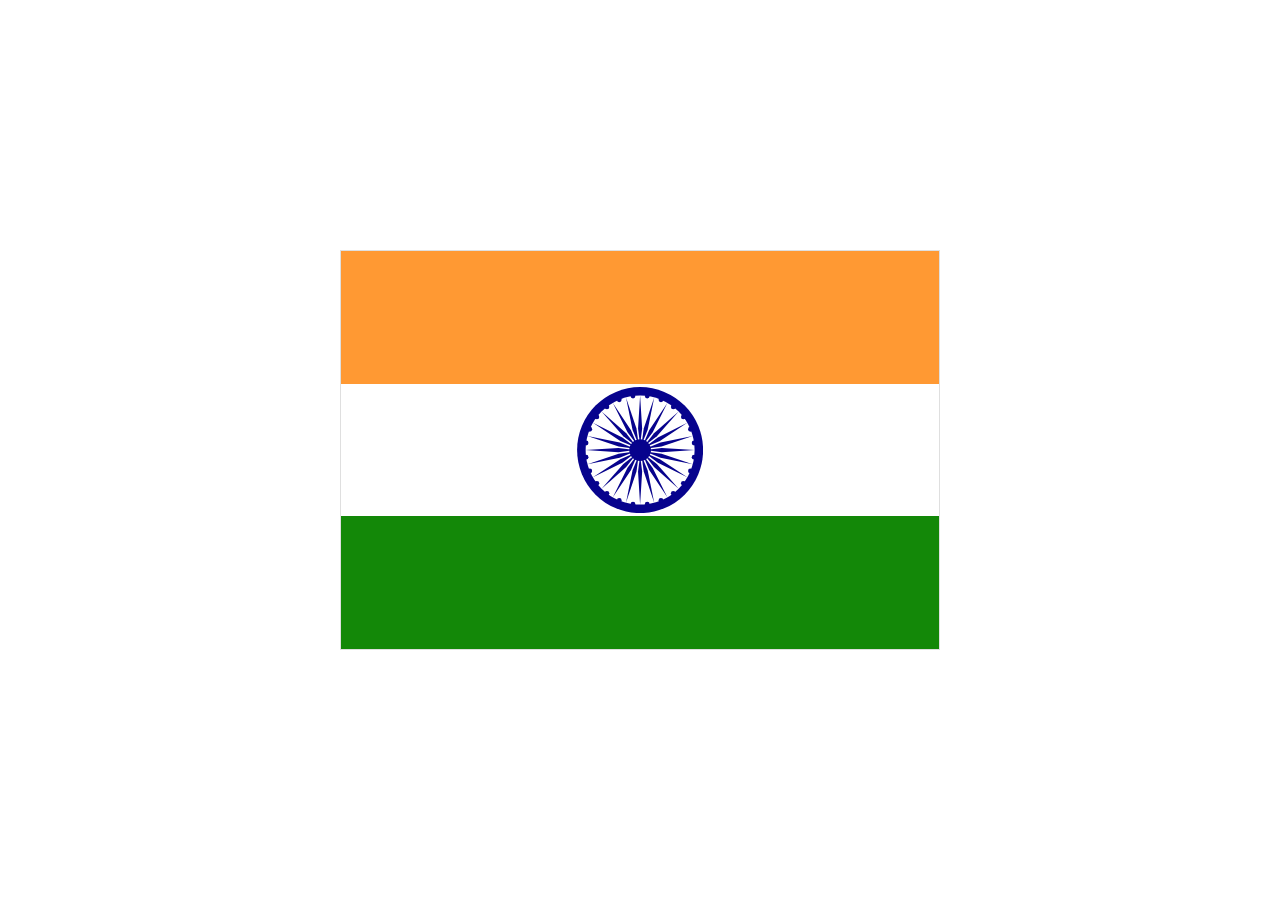
<file: 01-Indian-Flag/index.html>
<!DOCTYPE html>
<html lang="en">
<head>
    <meta charset="UTF-8">
    <meta name="viewport" content="width=device-width, initial-scale=1.0">
    <title>Indian Flag</title>
    <link rel="stylesheet" href="./style.css">
</head>
<body>
    <div class="container">
        <div class="saffron"></div>
        <div class="white">
            <div class="ashoka-chakra"></div>
        </div>
        <div class="green">
        </div>
    </div>
</body>
</html>
</file>
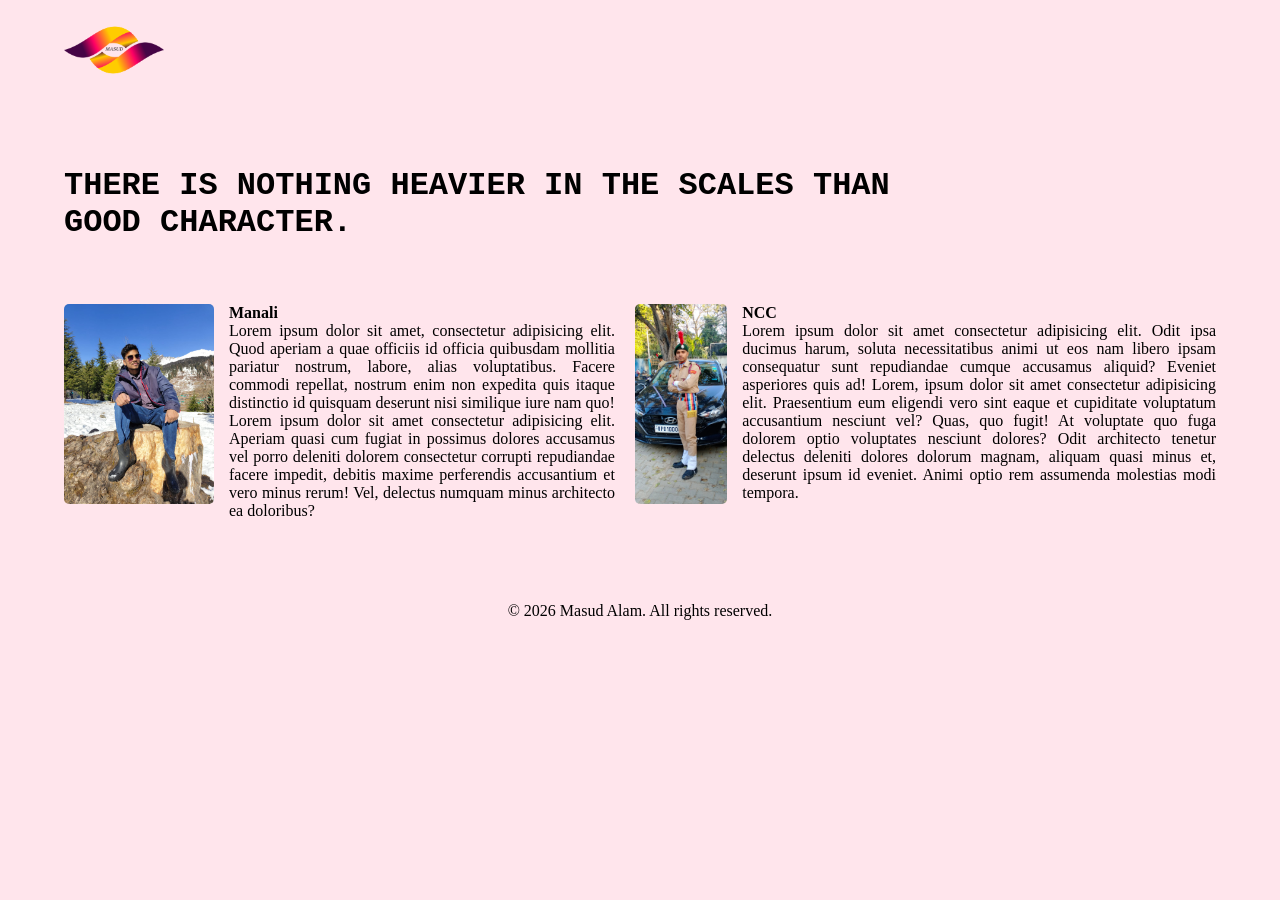
<file: 02-@media-Resp-Web/index.html>
<!DOCTYPE html>
<html lang="en">
<head>
    <meta charset="UTF-8">
    <meta name="viewport" content="width=device-width, initial-scale=1.0">
    <title>@media</title>
    <link rel="stylesheet" href="./style.css">
</head>
<body>
    <div class="container">
        <div class="logo">
            <img src="./img/logo.png" alt="logo image">
        </div>

        <div class="motivational-line">
            <h1>THERE IS NOTHING HEAVIER IN THE SCALES THAN GOOD CHARACTER.</h1>
        </div>
        <main>
            <div class="section">
                <div class="hero-card">
                    <img class="hero-card_image" src="./img/manali.jpg" alt="Masud sitting in showny mountain in Manali 2025.">
                    <p><strong>Manali</strong></p>
                    <p class="hero-card_text">Lorem ipsum dolor sit amet, consectetur adipisicing elit. Quod aperiam a quae officiis id officia quibusdam mollitia pariatur nostrum, labore, alias voluptatibus. Facere commodi repellat, nostrum enim non expedita quis itaque distinctio id quisquam deserunt nisi similique iure nam quo! Lorem ipsum dolor sit amet consectetur adipisicing elit. Aperiam quasi cum fugiat in possimus dolores accusamus vel porro deleniti dolorem consectetur corrupti repudiandae facere impedit, debitis maxime perferendis accusantium et vero minus rerum! Vel, delectus numquam minus architecto ea doloribus?</p>
                </div>
                
                <div class="hero-card">
                    <img class="hero-card_image" src="./img/ncc.jpg" alt="Republic day parade image 2025">
                    <p><strong>NCC</strong></p>
                    <p class="hero-card_text">Lorem ipsum dolor sit amet consectetur adipisicing elit. Odit ipsa ducimus harum, soluta necessitatibus animi ut eos nam libero ipsam consequatur sunt repudiandae cumque accusamus aliquid? Eveniet asperiores quis ad! Lorem, ipsum dolor sit amet consectetur adipisicing elit. Praesentium eum eligendi vero sint eaque et cupiditate voluptatum accusantium nesciunt vel? Quas, quo fugit! At voluptate quo fuga dolorem optio voluptates nesciunt dolores? Odit architecto tenetur delectus deleniti dolores dolorum magnam, aliquam quasi minus et, deserunt ipsum id eveniet. Animi optio rem assumenda molestias modi tempora.</p>
                </div>
            </div>
        </main>

        <footer>
            <div class="footer-text">
                <p>&copy; 2026 Masud Alam. All rights reserved.</p>
            </div>
        </footer>
    </div>
</body>
</html>
</file>
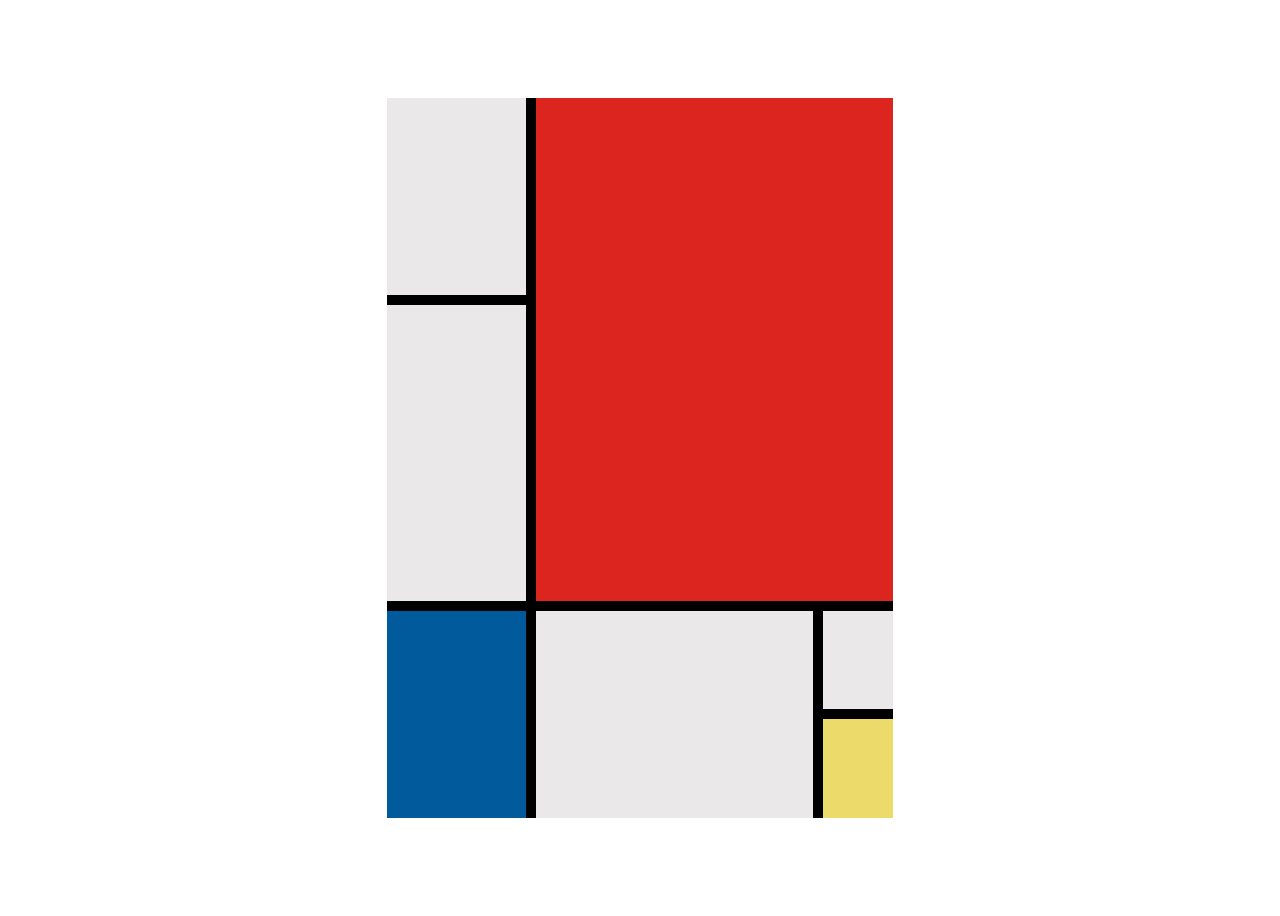
<file: 05-Mondrian/index.html>
<!DOCTYPE html>
<html lang="en">
<head>
    <meta charset="UTF-8">
    <meta name="viewport" content="width=device-width, initial-scale=1.0">
    <title>Mondrain</title>

     <style>
        body {
            height: 100vh;
            display: flex;
            justify-content: center;
            align-items: center;
            
        }
        
        .container {
            width: 40%;
            height: 80vh;
            display: grid;
            grid-template-rows: 1fr 1.5fr 0.5fr 0.5fr;
            grid-template-columns: 1fr 2fr 0.5fr;
            gap: 10px;
            background-color: black;
    
        }
      
        .cards {
            background-color: #EAE8E9;
        }

        #item-2 {
            background-color: #DC251E;
            grid-column: span 2;
            grid-row: span 2;
        }

        #item-4 {
            background-color: #015A9C;
            grid-row: span 2;
        }

        #item-5 {
            grid-row: span 2;
        }

        #item-7 {
            background-color: #ECDA6A;
        }
    </style>


</head>
<body>
    <div class="container"> 
        <div id="item-1" class="cards"></div>
        <div id="item-2" class="cards"></div>
        <div id="item-3" class="cards"></div>
        <div id="item-4" class="cards"></div>
        <div id="item-5" class="cards"></div>
        <div id="item-6" class="cards"></div>
        <div id="item-7" class="cards"></div>
    </div>
</body>
</html>
</file>
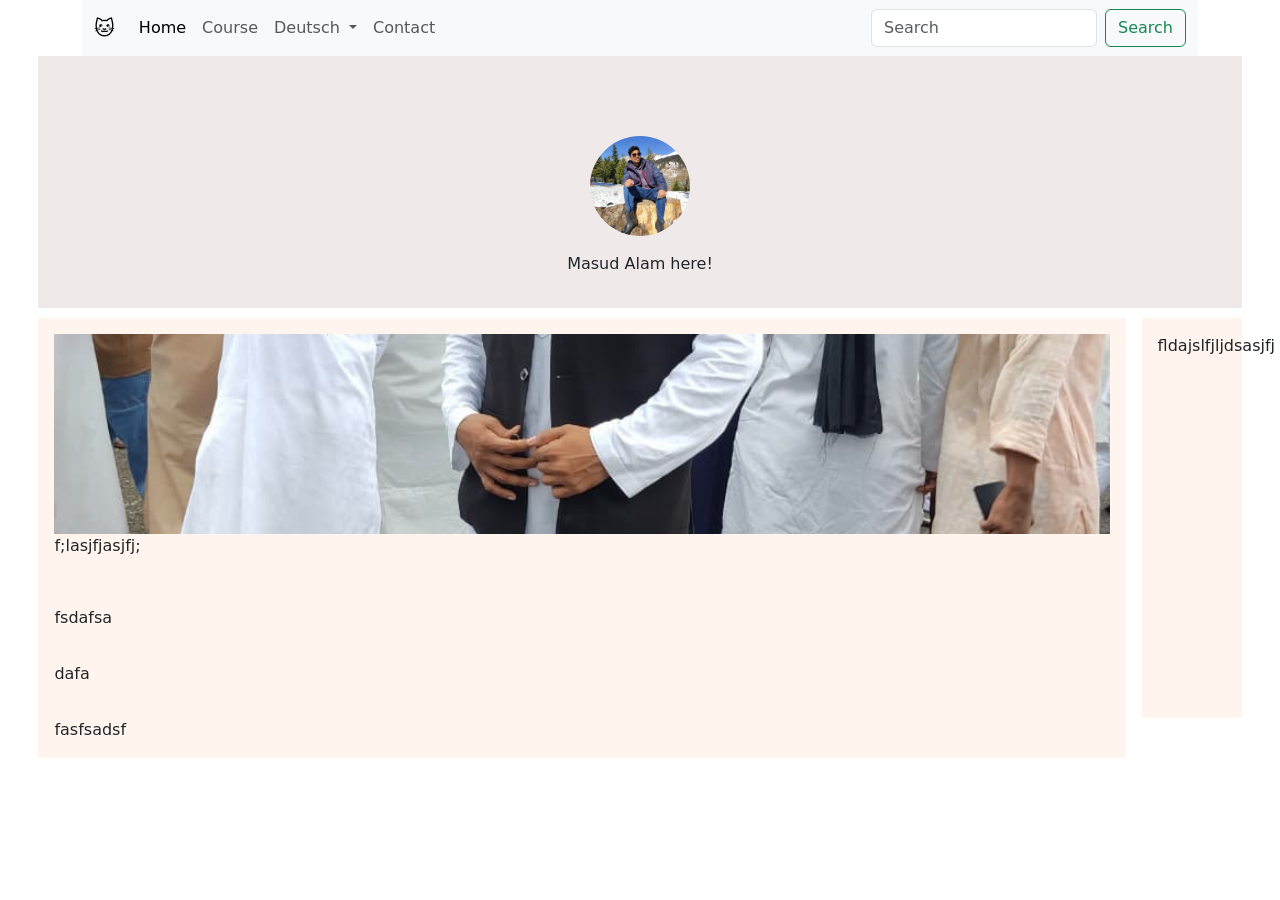
<file: 06-Mobile-First/index.html>
<!DOCTYPE html>
<html lang="en">
<head>
    <meta charset="UTF-8">
    <meta name="viewport" content="width=device-width, initial-scale=1.0">
    <title>Mobile First</title>

    <link rel="stylesheet" href="./style.css">
    <link href="https://cdn.jsdelivr.net/npm/bootstrap@5.3.8/dist/css/bootstrap.min.css" rel="stylesheet" integrity="sha384-sRIl4kxILFvY47J16cr9ZwB07vP4J8+LH7qKQnuqkuIAvNWLzeN8tE5YBujZqJLB" crossorigin="anonymous">

</head>
<body>
    <div class="container">
        <nav class="navbar navbar-expand-lg bg-body-tertiary">
            <div class="container-fluid">
                <a class="navbar-brand" href="#">🐱</a>
                <button class="navbar-toggler" type="button" data-bs-toggle="collapse" data-bs-target="#navbarSupportedContent" aria-controls="navbarSupportedContent" aria-expanded="false" aria-label="Toggle navigation">
                <span class="navbar-toggler-icon"></span>
                </button>
                <div class="collapse navbar-collapse" id="navbarSupportedContent">
                    <ul class="navbar-nav me-auto mb-2 mb-lg-0">
                        <li class="nav-item">
                            <a class="nav-link active" aria-current="page" href="#">Home</a>
                        </li>
                        <li class="nav-item">
                            <a class="nav-link" href="#">Course</a>
                        </li>
                        <li class="nav-item dropdown">
                            <a class="nav-link dropdown-toggle" href="#" role="button" data-bs-toggle="dropdown" aria-expanded="false">
                            Deutsch
                            </a>
                            <ul class="dropdown-menu">
                                <li><a class="dropdown-item" href="#">German A1</a></li>
                                <li><a class="dropdown-item" href="#">german A2</a></li>
                                <li><a class="dropdown-item" href="#">german B1</a></li>
                                <li><a class="dropdown-item" href="#">german B2</a></li>
                                <li><a class="dropdown-item" href="#">german C1</a></li>
                                <li><a class="dropdown-item" href="#">german C2</a></li>
                                <li><hr class="dropdown-divider"></li>
                                <li><a class="dropdown-item" href="#">Something else here</a></li>
                            </ul>
                        </li>
                        <li class="nav-item">
                            <a class="nav-link" href="#">Contact</a>
                        </li>
                    </ul>
                    <form class="d-flex" role="search">
                        <input class="form-control me-2" type="search" placeholder="Search" aria-label="Search"/>
                        <button class="btn btn-outline-success" type="submit">Search</button>
                    </form>
                </div>
            </div>
        </nav>
    </div>


    <header id="header">
        <div class="hero-section">
            
        </div>
        <p>Masud Alam here!</p>
    </header>

    <main id="main">
        <section id="section">
            <div class="img-card">
                <img src="./img/Rabiul Awwal.jpeg" alt="">
                <p>f;lasjfjasjfj;</p>
            </div>
            <div class="img-card">fsdafsa</div>
            <div class="img-card">dafa</div>
            <div class="img-card">fasfsadsf</div>
        </section>

        <aside id="aside">
            <div class="advertisement">fldajslfjljdsasjfj</div>
        </aside>
    </main>


<script src="https://cdn.jsdelivr.net/npm/bootstrap@5.3.8/dist/js/bootstrap.bundle.min.js" integrity="sha384-FKyoEForCGlyvwx9Hj09JcYn3nv7wiPVlz7YYwJrWVcXK/BmnVDxM+D2scQbITxI" crossorigin="anonymous"></script>
</body>
</html>
</file>
<file: 01-Indian-Flag/style.css>
* {
    margin: 0px;
    padding: 0px;
    box-sizing: border-box;
}

body {
    display: flex;
    justify-content: center;
    align-items: center;
    height: 100vh;
}
.container {
    width: 600px;
    height: 400px; 
    border: 1px solid #00000020;
}

.container > div {
    height: 33.33%;
}

.saffron {
    background-color: #FF9933;
}

.white {
    background-color: #FFFFFF;
    display: flex;
    align-items: center;
}

.white > .ashoka-chakra {
    width: 100%;
    height: 95%;
    background-image: url(./img/Ashoka_Chakra.svg);
    background-size: contain;
    background-repeat: no-repeat;
    background-position: center;
}

.green {
    background-color: #138808;
}
</file>
<file: 02-@media-Resp-Web/style.css>
* {
    margin: 0px;
    padding: 0px;
    box-sizing: border-box;
}

body {
    background-color: #ffe5ec;
    display: flex;
    justify-content: center;
    
}

.container {
    width: 90%;
    display: flex;
    flex-direction: column;
    
}

.logo img {
    height: 100px;
}

.motivational-line {
    width: 80%;
    height: 200px;
    display: flex;
    align-items: center;
    font-family: 'Courier New', Courier, monospace;
}

.section {
    display: flex;
    flex-direction: row;
    gap: 20px;
    text-align: justify;
}
.hero-card_image {
    height: 200px;
    border-radius: 5px;
    float: left;
    margin-right: 15px;
}

.footer-text {
    display: flex;
    height: 100px;
    justify-content: center;
    align-items: end;

}

@media (max-width: 440px) {
    body {
        background-color: #ffc2d1;
    }

    .logo img {
        height: 50px;
    }

    .motivational-line {
        width: 90%;
        font-size: 0.6rem;
        font-family: cursive;
    }

    .section {
        flex-direction: column;
    }

    .hero-card {
        display: flex;
        flex-direction: column;
    }

    .hero-card_image {
        height: auto;
    }

}

@media (min-width: 441px) and (max-width: 830px) {
    body {
        background-color: #ffb3c6;
    }
    .logo img {
        height: 70px;
    }

    .motivational-line {
        font-size: 0.8rem;
        font-family: cursive;
        width: 90%;
    }

    .section {
        display: flex;
        flex-direction: column;
    }
}
</file>
<file: 06-Mobile-First/style.css>
:root {
    --primary-color: rgb(240, 233, 233);
}

* {
    margin: 0px;
    padding: 0px;
    box-sizing: border-box;
}
#header {
    width: 94%;
    margin: auto;
    display: flex;
    flex-direction: column;
    justify-content: center;
    align-items: center;
    background-color: var(--primary-color);
}

.hero-section {
    margin-top: 5rem;
    height: 100px;
    width: 100px;
    border-radius: 50%;
    background-image: url(./img/Manali.jpg);
    background-size: cover;
    background-position: center;
    background-repeat: no-repeat;
    
}

#header > p {
    padding: 1rem;
}

#main {
    width: 94%;
    margin: 10px auto;
    display: flex;
    gap: 1rem;
}

#section {
    flex: 1;
}

#aside {
    padding: 1rem;
    width: 100px;
    max-height: 400px;
    background-color: seashell;
    
}

.img-card {
    padding: 1rem;
    background-color: seashell;
}
img {
    width: 100%;
    object-fit: cover;
    height: 200px;
    aspect-ratio: 16/9;
}
</file>
